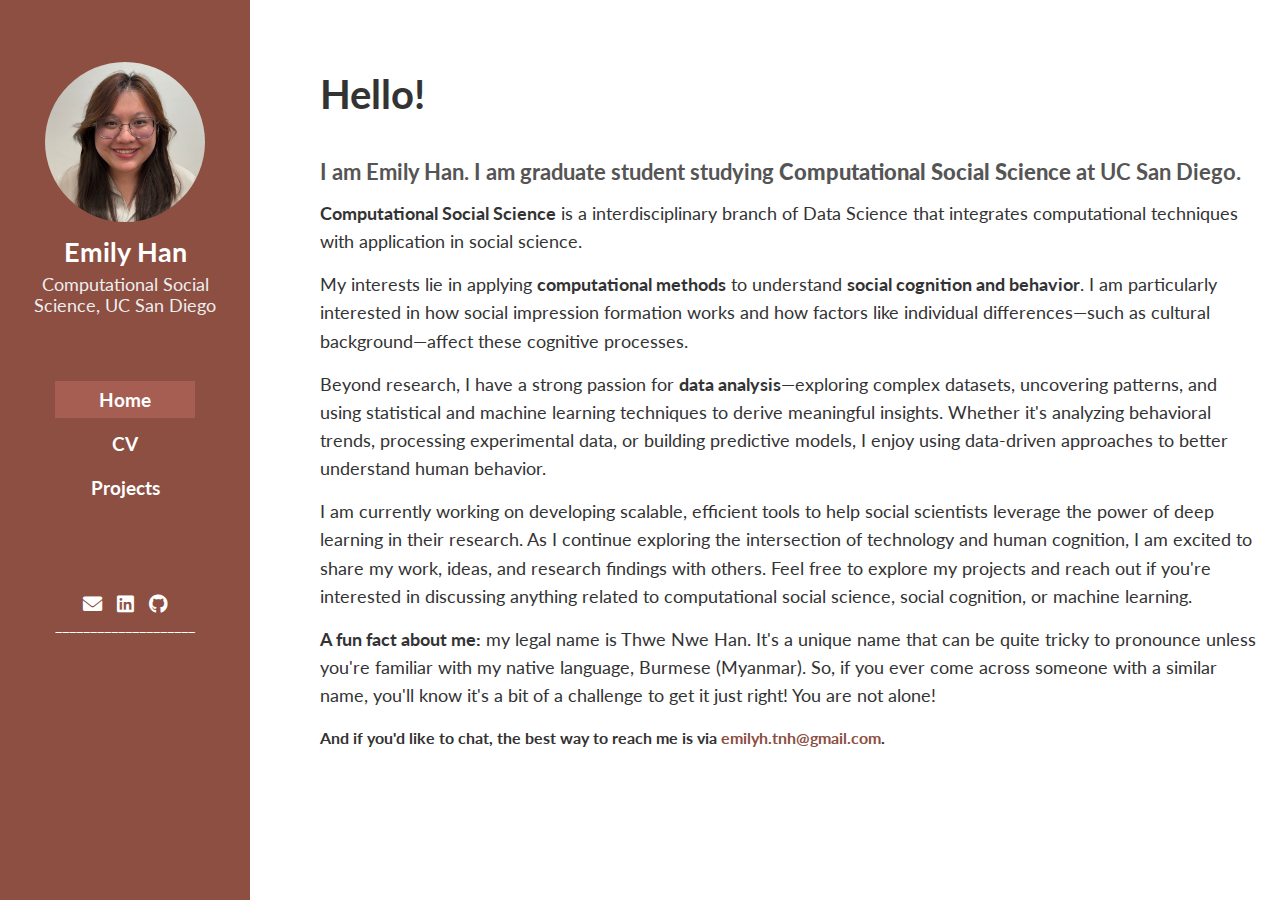
<file: index.html>
<!DOCTYPE html>
<html lang="en">
<head>
  <meta charset="UTF-8">
  <meta name="viewport" content="width=device-width, initial-scale=1.0">
  <title>Home</title>
  <link rel="stylesheet" href="style.css">
  <link href="https://fonts.googleapis.com/css2?family=Lato:wght@400;700&display=swap" rel="stylesheet">
</head>
<body>
  <div id="sidebar-container"></div>
  <div id="main-content" class="main">
    <h1 style="font-size: 2.5em;"> Hello!</h1>
    <h3 style="font-size: 1.4em;">I am Emily Han. I am graduate student studying <b>Computational Social Science</b> at UC San Diego.</h3>
    
    <p style="font-size: 1.1em;"> <b>Computational Social Science</b> is a interdisciplinary branch of Data Science that integrates computational techniques with application in social science.</p>
    
    <p style="font-size: 1.1em;">My interests lie in applying <b>computational methods</b> to understand <b>social cognition and behavior</b>. I am particularly interested in how social impression formation works and how factors like individual differences—such as cultural background—affect these cognitive processes.</p>
    <p style="font-size: 1.1em;">Beyond research, I have a strong passion for <b>data analysis</b>—exploring complex datasets, uncovering patterns, and using statistical and machine learning techniques to derive meaningful insights. Whether it's analyzing behavioral trends, processing experimental data, or building predictive models, I enjoy using data-driven approaches to better understand human behavior.</p>
    <p style="font-size: 1.1em;">I am currently working on developing scalable, efficient tools to help social scientists leverage the power of deep learning in their research. As I continue exploring the intersection of technology and human cognition, I am excited to share my work, ideas, and research findings with others. Feel free to explore my projects and reach out if you're interested in discussing anything related to computational social science, social cognition, or machine learning.</p>


    <p style="font-size: 1.1em;"><b>A fun fact about me:</b> my legal name is Thwe Nwe Han. It's a unique name that can be quite tricky to pronounce unless you're familiar with my native language, Burmese (Myanmar). So, if you ever come across someone with a similar name, you'll know it's a bit of a challenge to get it just right! You are not alone!</p>


    <p><b>And if you'd like to chat, the best way to reach me is via <a href="mailto:emilyh.tnh@gmail.com">emilyh.tnh@gmail.com</a>.</b></p>
  </div>
  <script>
    async function loadSidebar() {
      const response = await fetch('sidebar.html');
      const sidebarHTML = await response.text();
      document.getElementById('sidebar-container').innerHTML = sidebarHTML;

      const currentPage = location.pathname.split('/').pop();
      document.querySelectorAll('.nav-link').forEach(link => {
        if (link.getAttribute('href') === currentPage) {
          link.classList.add('active');
        }
      });
    }
    loadSidebar();
  </script>
</body>
</html>
</file>
<file: style.css>
/* General reset for all elements */
* {
  margin: 0;
  padding: 0;
  box-sizing: border-box;
}

/* Basic styling for the entire body of the page */
body {
  height: 100%; /* Full height of the viewport */
  margin: 0;
  font-family: 'Lato', sans-serif;
  display: flex;
  flex-direction: row;
}

/* Sidebar styling */
.sidebar, #sidebar-container {
  width: 250px;  /* Sidebar width */
  background-color: #8C4F42;
  color: #FFFFFF;
  padding: 20px;
  position: fixed;
  height: 100%;
  display: flex;
  flex-direction: column;
  align-items: center;
  top: 0;
}

/* Profile section within the sidebar */
.profile {
  text-align: center;
  margin-top: 20%;
  margin-bottom: 30px;
}

.avatar {
  width: 160px;
  height: 160px;
  border-radius: 50%;
  object-fit: cover;
  margin-bottom: 10px;
}

.profile h1 {
  font-size: 1.7em;
  margin-bottom: 6px;
}

.profile h4 {
  font-size: 1.1em;
  font-weight: normal;
  color: #eee;
  margin-bottom: 35px;
}

/* Navigation menu styling */
nav ul {
  list-style: none;
  width: 100%;
  padding-left: 0;
  font-size: 1.2em;
}

nav ul li {
  margin-bottom: 7px;
}

/* Styling for each navigation link */
.nav-link {
  color: #FFFFFF;
  text-decoration: none;
  font-weight: bold;
  display: block;
  padding: 7px;
  text-align: center;
  transition: background-color 0.3s, color 0.3s;
}

.nav-link:hover,
.nav-link.active {
  background-color: #a65d52;
}

/* Social media icons styling */
.social-icons {
  display: flex;
  justify-content: center;
  gap: 15px;
  margin-top: 60px;
}

.social-icons a {
  color: #FFFFFF;
  font-size: 1.2em;
  transition: color 0.3s;
}

.social-icons a:hover {
  color: #ddd;
}




/* Main content area styling for the index page */
.main {
  margin-left: 300px; /* Space for sidebar */
  padding: 40px 20px;
  width: calc(100% - 300px);
  min-height: 100vh;
  display: flex;
  flex-direction: column;
  justify-content: flex-start; /* Align content to the top */
  align-items: flex-start; /* Align content to the left */
}

/* Styling for headers and paragraphs in main content */
.main h1 {
  color: #333;
  margin-top: 30px;
  margin-bottom: 40px;
}

.main h3 {
  color: #555;
  margin-bottom: 15px;
}

.main p {
  font: 1.6em;
  color: #333;
  line-height: 1.6;
  margin-bottom: 15px;
}

/* Link styling */
.main a {
  color: #8C4F42;
  text-decoration: none;
  font-weight: bold;
  transition: color 0.3s;
}

.main a:hover {
  color: #a65d52;
}

/* Main content area styling */
.content {
  margin-left: 270px; /* Leaves space for the fixed sidebar */
  padding: 20px; /* Adds padding inside the content area */
}

.container {
  margin-left: 300px; /* Sidebar width to leave space on left */
  width: calc(100vw - 300px); /* Ensure content takes full width of the screen, minus the sidebar */
  padding: 50px;
  min-height: 100vh;
  display: flex;
  justify-content: center;
  align-items: center;
}

/* Iframe styling to take full width and height */
#cv-iframe, #project-iframe {
  width: calc(100vw - 250px);
  height: 100vh;
  border: none;
  padding: 25px;
}

/* Make the sidebar responsive on smaller screens */
@media (max-width: 768px) {
  .sidebar {
    width: 200px;
  }

  .container {
    margin-left: 200px; /* Adjust for smaller sidebar */
    width: calc(100vw - 200px); /* Adjust content width */
  }

  #cv-iframe {
    height: 80vh;
  }
}

/* Make the sidebar fully collapsible on extremely small screens */
@media (max-width: 480px) {
  .sidebar {
    width: 100%;
    height: auto;
    position: relative;
    padding: 10px;
  }

  .container {
    margin-left: 0;
    width: 100vw; /* Full width for mobile */
  }

  #cv-iframe {
    height: 60vh;
  }
}
</file>
